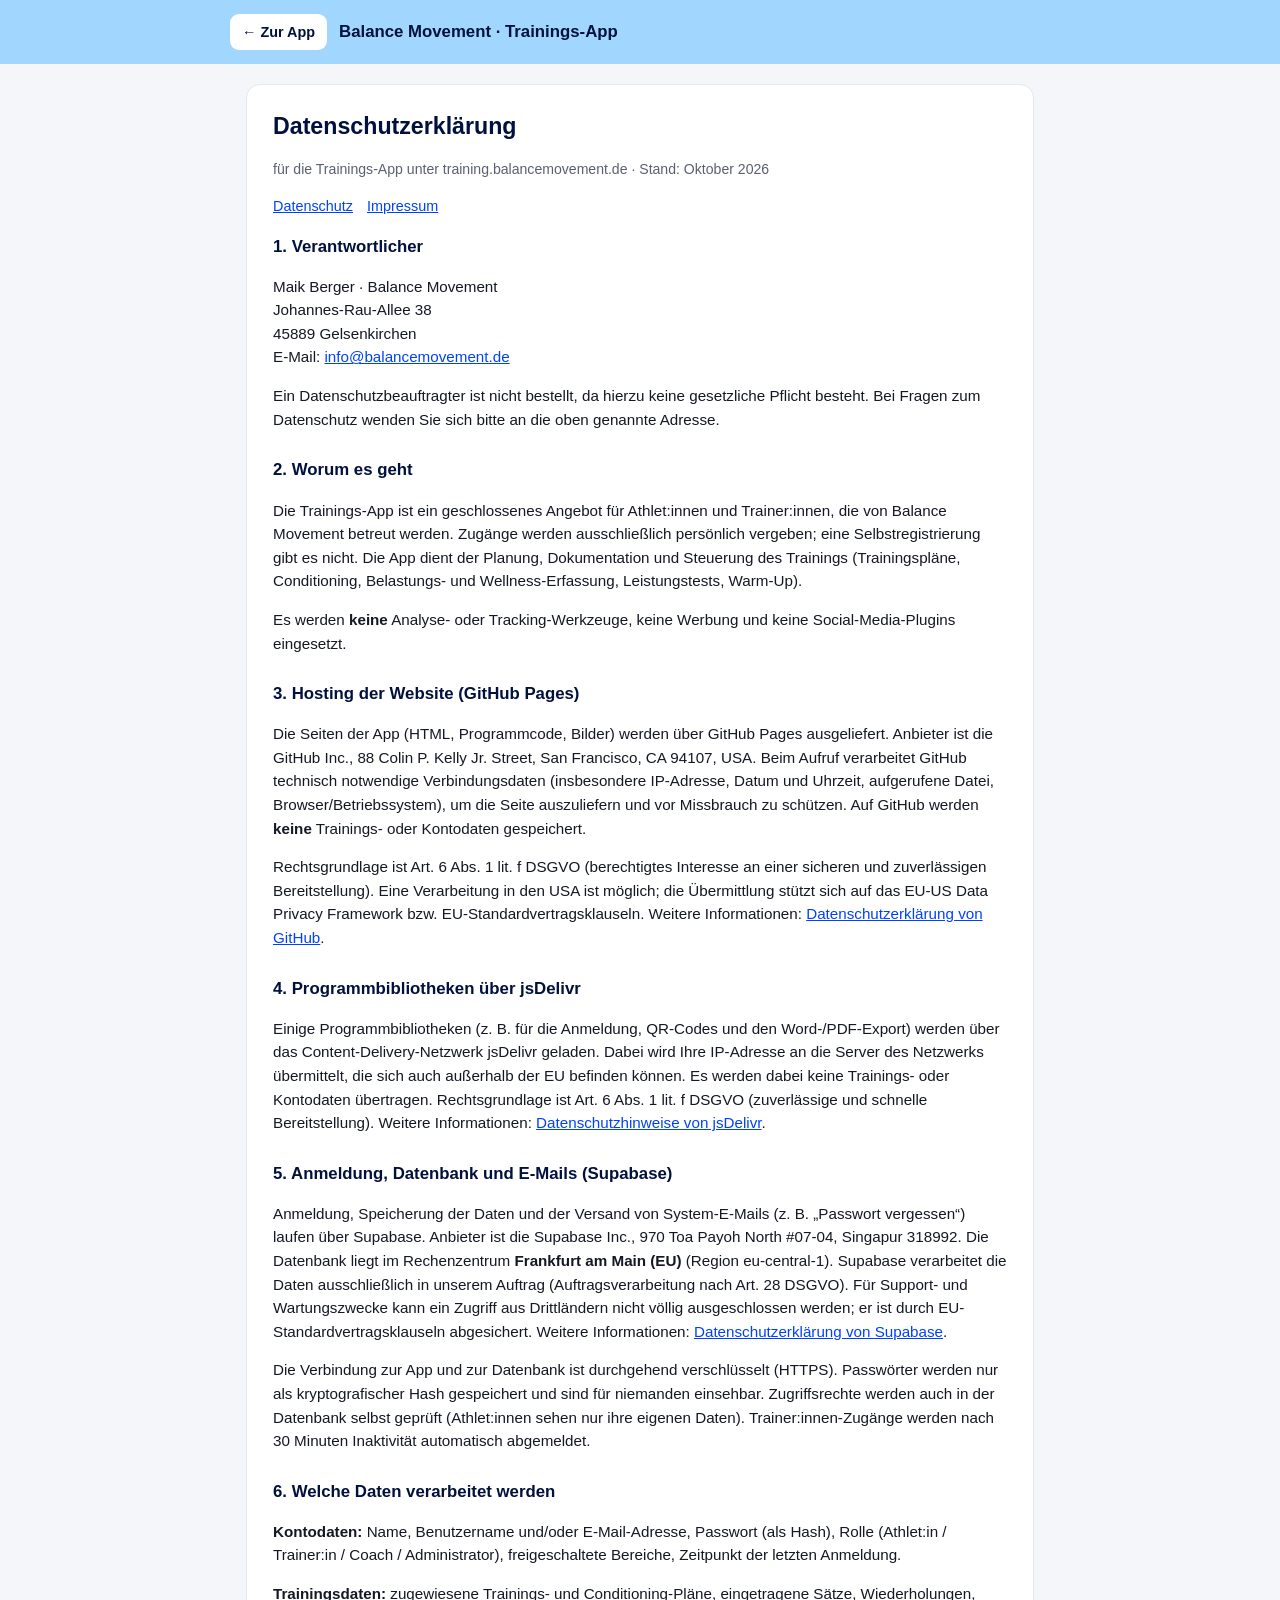
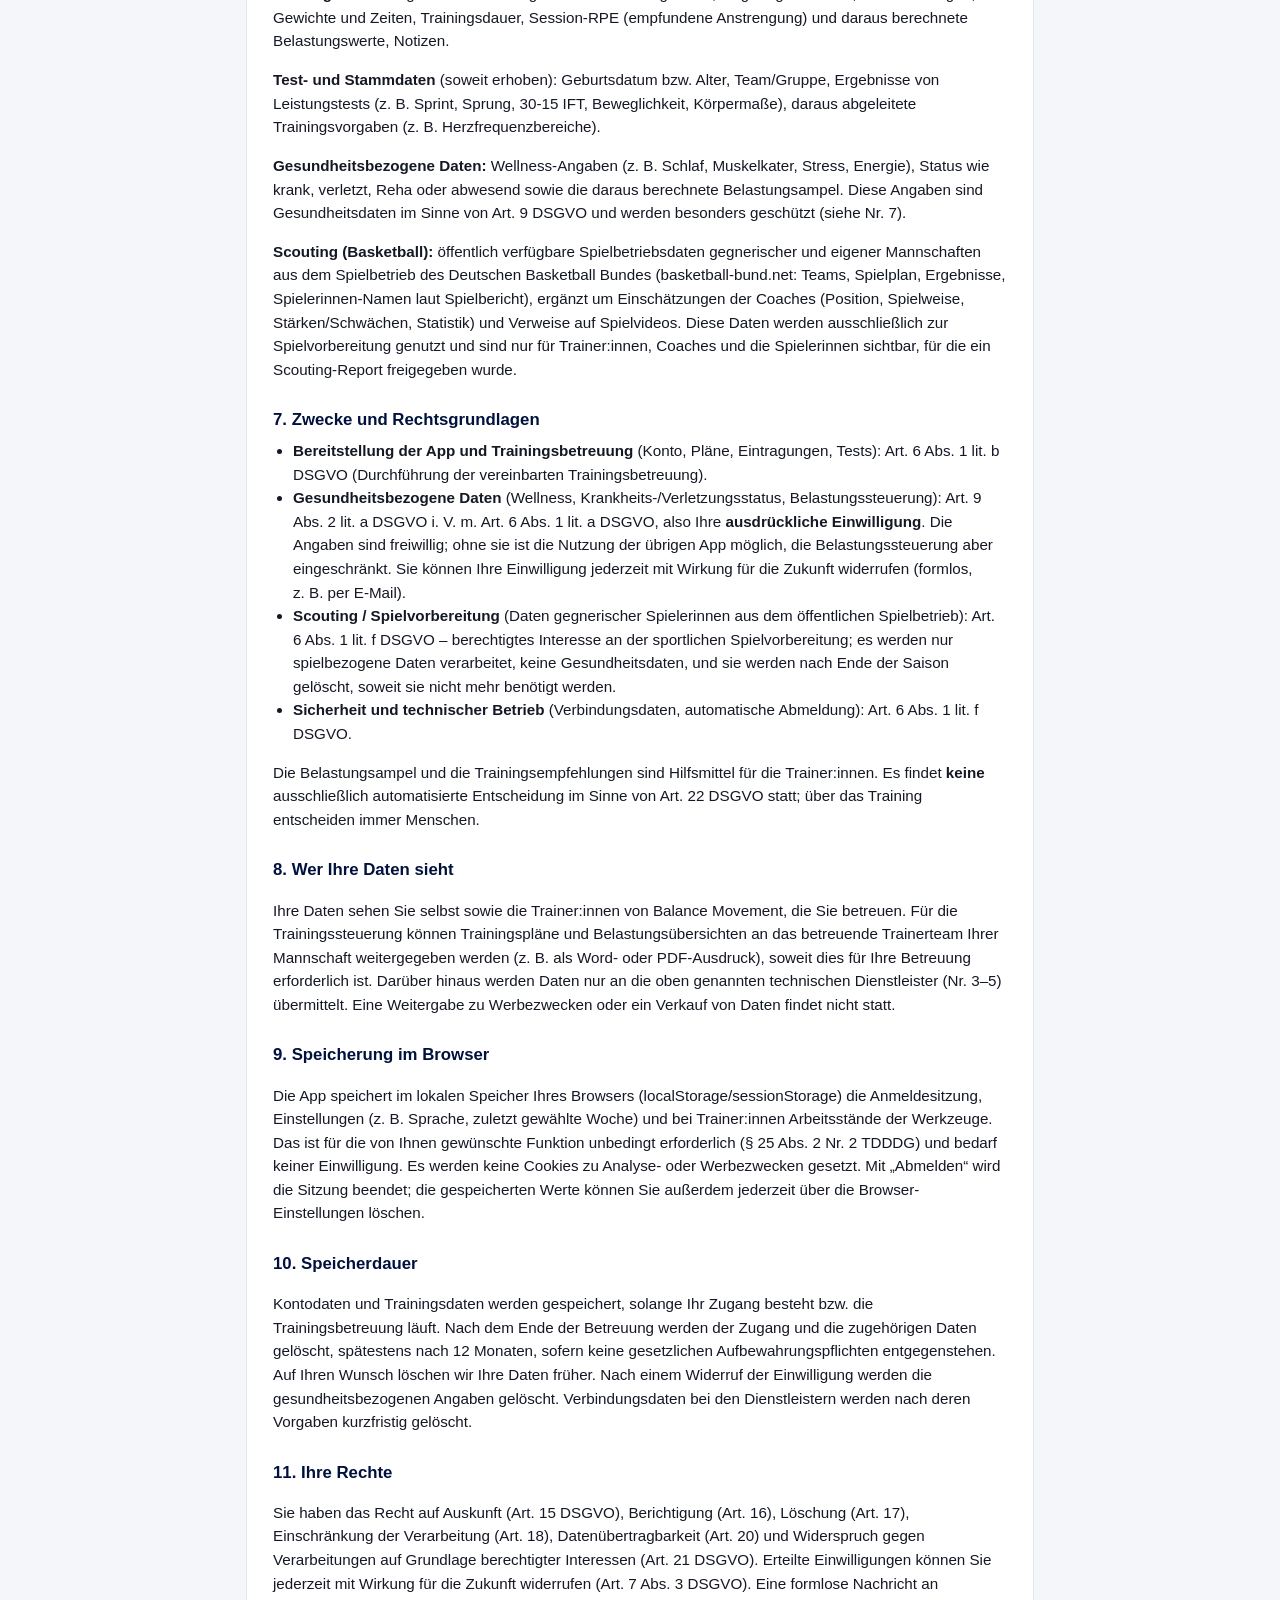
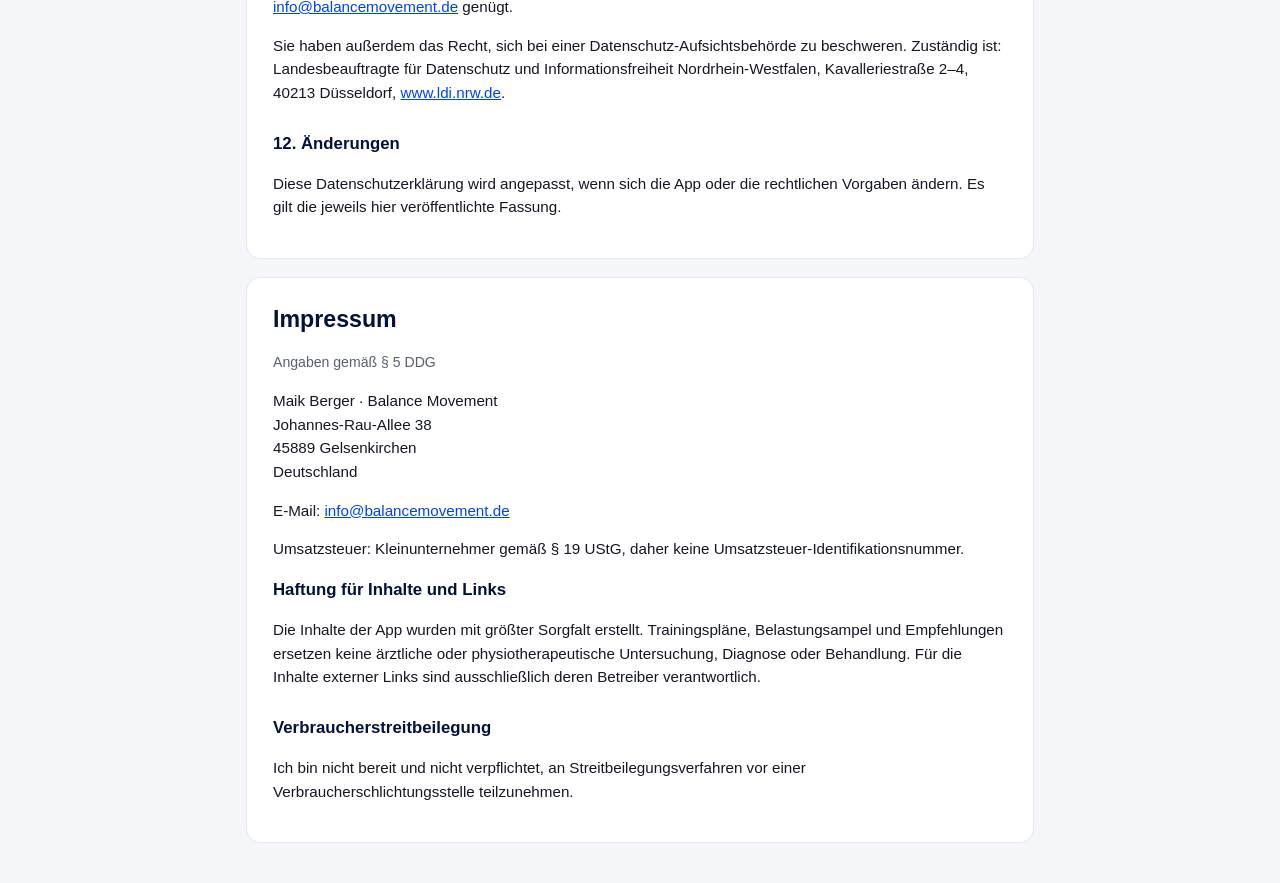
<file: datenschutz.html>
<!doctype html>
<html lang="de">
<head>
<meta charset="utf-8">
<meta name="viewport" content="width=device-width, initial-scale=1">
<title>Datenschutz &amp; Impressum · Balance Movement Training</title>
<style>
  :root{ --brand:#a1d7ff; --brand-dark:#00113d; --paper:#f4f6fa; --card:#fff; --ink:#141824; --ink-soft:#5a6072; --line:#e3e7ef; }
  *{ box-sizing:border-box; }
  body{ margin:0; font-family:-apple-system,"Segoe UI",Roboto,sans-serif; background:var(--paper); color:var(--ink); line-height:1.55; }
  header{ background:var(--brand); color:var(--brand-dark); padding:14px 16px; }
  header .in{ max-width:820px; margin:0 auto; display:flex; gap:12px; align-items:center; flex-wrap:wrap; }
  header a{ color:var(--brand-dark); font-weight:700; text-decoration:none; background:#fff; padding:7px 12px; border-radius:9px; font-size:.9rem; }
  header b{ font-size:1.05rem; }
  main{ max-width:820px; margin:20px auto 40px; padding:0 16px; }
  .card{ background:var(--card); border:1px solid var(--line); border-radius:14px; padding:24px 26px; margin-bottom:18px; }
  h1{ font-size:1.45rem; margin:0 0 6px; color:var(--brand-dark); }
  h2{ font-size:1.05rem; margin:26px 0 6px; color:var(--brand-dark); }
  h2:first-of-type{ margin-top:16px; }
  p, li{ font-size:.95rem; }
  ul{ padding-left:20px; margin:6px 0; }
  .muted{ color:var(--ink-soft); font-size:.88rem; }
  a{ color:#0042fc; word-break:break-word; }
  nav.toc{ font-size:.9rem; }
  nav.toc a{ margin-right:14px; }
  @media (max-width:560px){ .card{ padding:18px 16px; } }
</style>
</head>
<body>
<header><div class="in"><a href="./">&larr; Zur App</a><b>Balance Movement &middot; Trainings-App</b></div></header>
<main>
  <div class="card">
    <h1>Datenschutzerkl&auml;rung</h1>
    <p class="muted">f&uuml;r die Trainings-App unter training.balancemovement.de &middot; Stand: Oktober 2026</p>
    <nav class="toc"><a href="#datenschutz">Datenschutz</a><a href="#impressum">Impressum</a></nav>

    <h2 id="datenschutz">1. Verantwortlicher</h2>
    <p>Maik Berger &middot; Balance Movement<br>Johannes-Rau-Allee 38<br>45889 Gelsenkirchen<br>E-Mail: <a href="mailto:info@balancemovement.de">info@balancemovement.de</a></p>
    <p>Ein Datenschutzbeauftragter ist nicht bestellt, da hierzu keine gesetzliche Pflicht besteht. Bei Fragen zum Datenschutz wenden Sie sich bitte an die oben genannte Adresse.</p>

    <h2>2. Worum es geht</h2>
    <p>Die Trainings-App ist ein geschlossenes Angebot f&uuml;r Athlet:innen und Trainer:innen, die von Balance Movement betreut werden. Zug&auml;nge werden ausschlie&szlig;lich pers&ouml;nlich vergeben; eine Selbstregistrierung gibt es nicht. Die App dient der Planung, Dokumentation und Steuerung des Trainings (Trainingspl&auml;ne, Conditioning, Belastungs- und Wellness-Erfassung, Leistungstests, Warm-Up).</p>
    <p>Es werden <b>keine</b> Analyse- oder Tracking-Werkzeuge, keine Werbung und keine Social-Media-Plugins eingesetzt.</p>

    <h2>3. Hosting der Website (GitHub Pages)</h2>
    <p>Die Seiten der App (HTML, Programmcode, Bilder) werden &uuml;ber GitHub Pages ausgeliefert. Anbieter ist die GitHub Inc., 88 Colin P. Kelly Jr. Street, San Francisco, CA 94107, USA. Beim Aufruf verarbeitet GitHub technisch notwendige Verbindungsdaten (insbesondere IP-Adresse, Datum und Uhrzeit, aufgerufene Datei, Browser/Betriebssystem), um die Seite auszuliefern und vor Missbrauch zu sch&uuml;tzen. Auf GitHub werden <b>keine</b> Trainings- oder Kontodaten gespeichert.</p>
    <p>Rechtsgrundlage ist Art. 6 Abs. 1 lit. f DSGVO (berechtigtes Interesse an einer sicheren und zuverl&auml;ssigen Bereitstellung). Eine Verarbeitung in den USA ist m&ouml;glich; die &Uuml;bermittlung st&uuml;tzt sich auf das EU-US Data Privacy Framework bzw. EU-Standardvertragsklauseln. Weitere Informationen: <a href="https://docs.github.com/de/site-policy/privacy-policies/github-general-privacy-statement" target="_blank" rel="noopener">Datenschutzerkl&auml;rung von GitHub</a>.</p>

    <h2>4. Programmbibliotheken &uuml;ber jsDelivr</h2>
    <p>Einige Programmbibliotheken (z.&nbsp;B. f&uuml;r die Anmeldung, QR-Codes und den Word-/PDF-Export) werden &uuml;ber das Content-Delivery-Netzwerk jsDelivr geladen. Dabei wird Ihre IP-Adresse an die Server des Netzwerks &uuml;bermittelt, die sich auch au&szlig;erhalb der EU befinden k&ouml;nnen. Es werden dabei keine Trainings- oder Kontodaten &uuml;bertragen. Rechtsgrundlage ist Art. 6 Abs. 1 lit. f DSGVO (zuverl&auml;ssige und schnelle Bereitstellung). Weitere Informationen: <a href="https://www.jsdelivr.com/terms/privacy-policy-jsdelivr-net" target="_blank" rel="noopener">Datenschutzhinweise von jsDelivr</a>.</p>

    <h2>5. Anmeldung, Datenbank und E-Mails (Supabase)</h2>
    <p>Anmeldung, Speicherung der Daten und der Versand von System-E-Mails (z.&nbsp;B. &bdquo;Passwort vergessen&ldquo;) laufen &uuml;ber Supabase. Anbieter ist die Supabase Inc., 970 Toa Payoh North #07-04, Singapur 318992. Die Datenbank liegt im Rechenzentrum <b>Frankfurt am Main (EU)</b> (Region eu-central-1). Supabase verarbeitet die Daten ausschlie&szlig;lich in unserem Auftrag (Auftragsverarbeitung nach Art. 28 DSGVO). F&uuml;r Support- und Wartungszwecke kann ein Zugriff aus Drittl&auml;ndern nicht v&ouml;llig ausgeschlossen werden; er ist durch EU-Standardvertragsklauseln abgesichert. Weitere Informationen: <a href="https://supabase.com/privacy" target="_blank" rel="noopener">Datenschutzerkl&auml;rung von Supabase</a>.</p>
    <p>Die Verbindung zur App und zur Datenbank ist durchgehend verschl&uuml;sselt (HTTPS). Passw&ouml;rter werden nur als kryptografischer Hash gespeichert und sind f&uuml;r niemanden einsehbar. Zugriffsrechte werden auch in der Datenbank selbst gepr&uuml;ft (Athlet:innen sehen nur ihre eigenen Daten). Trainer:innen-Zug&auml;nge werden nach 30 Minuten Inaktivit&auml;t automatisch abgemeldet.</p>

    <h2>6. Welche Daten verarbeitet werden</h2>
    <p><b>Kontodaten:</b> Name, Benutzername und/oder E-Mail-Adresse, Passwort (als Hash), Rolle (Athlet:in / Trainer:in / Coach / Administrator), freigeschaltete Bereiche, Zeitpunkt der letzten Anmeldung.</p>
    <p><b>Trainingsdaten:</b> zugewiesene Trainings- und Conditioning-Pl&auml;ne, eingetragene S&auml;tze, Wiederholungen, Gewichte und Zeiten, Trainingsdauer, Session-RPE (empfundene Anstrengung) und daraus berechnete Belastungswerte, Notizen.</p>
    <p><b>Test- und Stammdaten</b> (soweit erhoben): Geburtsdatum bzw. Alter, Team/Gruppe, Ergebnisse von Leistungstests (z.&nbsp;B. Sprint, Sprung, 30-15 IFT, Beweglichkeit, K&ouml;rperma&szlig;e), daraus abgeleitete Trainingsvorgaben (z.&nbsp;B. Herzfrequenzbereiche).</p>
    <p><b>Gesundheitsbezogene Daten:</b> Wellness-Angaben (z.&nbsp;B. Schlaf, Muskelkater, Stress, Energie), Status wie krank, verletzt, Reha oder abwesend sowie die daraus berechnete Belastungsampel. Diese Angaben sind Gesundheitsdaten im Sinne von Art. 9 DSGVO und werden besonders gesch&uuml;tzt (siehe Nr. 7).</p>

    <p><b>Scouting (Basketball):</b> &ouml;ffentlich verf&uuml;gbare Spielbetriebsdaten gegnerischer und eigener Mannschaften aus dem Spielbetrieb des Deutschen Basketball Bundes (basketball-bund.net: Teams, Spielplan, Ergebnisse, Spielerinnen-Namen laut Spielbericht), erg&auml;nzt um Einsch&auml;tzungen der Coaches (Position, Spielweise, St&auml;rken/Schw&auml;chen, Statistik) und Verweise auf Spielvideos. Diese Daten werden ausschlie&szlig;lich zur Spielvorbereitung genutzt und sind nur f&uuml;r Trainer:innen, Coaches und die Spielerinnen sichtbar, f&uuml;r die ein Scouting-Report freigegeben wurde.</p>

    <h2>7. Zwecke und Rechtsgrundlagen</h2>
    <ul>
      <li><b>Bereitstellung der App und Trainingsbetreuung</b> (Konto, Pl&auml;ne, Eintragungen, Tests): Art. 6 Abs. 1 lit. b DSGVO (Durchf&uuml;hrung der vereinbarten Trainingsbetreuung).</li>
      <li><b>Gesundheitsbezogene Daten</b> (Wellness, Krankheits-/Verletzungsstatus, Belastungssteuerung): Art. 9 Abs. 2 lit. a DSGVO i.&nbsp;V.&nbsp;m. Art. 6 Abs. 1 lit. a DSGVO, also Ihre <b>ausdr&uuml;ckliche Einwilligung</b>. Die Angaben sind freiwillig; ohne sie ist die Nutzung der &uuml;brigen App m&ouml;glich, die Belastungssteuerung aber eingeschr&auml;nkt. Sie k&ouml;nnen Ihre Einwilligung jederzeit mit Wirkung f&uuml;r die Zukunft widerrufen (formlos, z.&nbsp;B. per E-Mail).</li>
      <li><b>Scouting / Spielvorbereitung</b> (Daten gegnerischer Spielerinnen aus dem &ouml;ffentlichen Spielbetrieb): Art. 6 Abs. 1 lit. f DSGVO &ndash; berechtigtes Interesse an der sportlichen Spielvorbereitung; es werden nur spielbezogene Daten verarbeitet, keine Gesundheitsdaten, und sie werden nach Ende der Saison gel&ouml;scht, soweit sie nicht mehr ben&ouml;tigt werden.</li>
      <li><b>Sicherheit und technischer Betrieb</b> (Verbindungsdaten, automatische Abmeldung): Art. 6 Abs. 1 lit. f DSGVO.</li>
    </ul>
    <p>Die Belastungsampel und die Trainingsempfehlungen sind Hilfsmittel f&uuml;r die Trainer:innen. Es findet <b>keine</b> ausschlie&szlig;lich automatisierte Entscheidung im Sinne von Art. 22 DSGVO statt; &uuml;ber das Training entscheiden immer Menschen.</p>

    <h2>8. Wer Ihre Daten sieht</h2>
    <p>Ihre Daten sehen Sie selbst sowie die Trainer:innen von Balance Movement, die Sie betreuen. F&uuml;r die Trainingssteuerung k&ouml;nnen Trainingspl&auml;ne und Belastungs&uuml;bersichten an das betreuende Trainerteam Ihrer Mannschaft weitergegeben werden (z.&nbsp;B. als Word- oder PDF-Ausdruck), soweit dies f&uuml;r Ihre Betreuung erforderlich ist. Dar&uuml;ber hinaus werden Daten nur an die oben genannten technischen Dienstleister (Nr. 3&ndash;5) &uuml;bermittelt. Eine Weitergabe zu Werbezwecken oder ein Verkauf von Daten findet nicht statt.</p>

    <h2>9. Speicherung im Browser</h2>
    <p>Die App speichert im lokalen Speicher Ihres Browsers (localStorage/sessionStorage) die Anmeldesitzung, Einstellungen (z.&nbsp;B. Sprache, zuletzt gew&auml;hlte Woche) und bei Trainer:innen Arbeitsst&auml;nde der Werkzeuge. Das ist f&uuml;r die von Ihnen gew&uuml;nschte Funktion unbedingt erforderlich (&sect; 25 Abs. 2 Nr. 2 TDDDG) und bedarf keiner Einwilligung. Es werden keine Cookies zu Analyse- oder Werbezwecken gesetzt. Mit &bdquo;Abmelden&ldquo; wird die Sitzung beendet; die gespeicherten Werte k&ouml;nnen Sie au&szlig;erdem jederzeit &uuml;ber die Browser-Einstellungen l&ouml;schen.</p>

    <h2>10. Speicherdauer</h2>
    <p>Kontodaten und Trainingsdaten werden gespeichert, solange Ihr Zugang besteht bzw. die Trainingsbetreuung l&auml;uft. Nach dem Ende der Betreuung werden der Zugang und die zugeh&ouml;rigen Daten gel&ouml;scht, sp&auml;testens nach 12 Monaten, sofern keine gesetzlichen Aufbewahrungspflichten entgegenstehen. Auf Ihren Wunsch l&ouml;schen wir Ihre Daten fr&uuml;her. Nach einem Widerruf der Einwilligung werden die gesundheitsbezogenen Angaben gel&ouml;scht. Verbindungsdaten bei den Dienstleistern werden nach deren Vorgaben kurzfristig gel&ouml;scht.</p>

    <h2>11. Ihre Rechte</h2>
    <p>Sie haben das Recht auf Auskunft (Art. 15 DSGVO), Berichtigung (Art. 16), L&ouml;schung (Art. 17), Einschr&auml;nkung der Verarbeitung (Art. 18), Daten&uuml;bertragbarkeit (Art. 20) und Widerspruch gegen Verarbeitungen auf Grundlage berechtigter Interessen (Art. 21 DSGVO). Erteilte Einwilligungen k&ouml;nnen Sie jederzeit mit Wirkung f&uuml;r die Zukunft widerrufen (Art. 7 Abs. 3 DSGVO). Eine formlose Nachricht an <a href="mailto:info@balancemovement.de">info@balancemovement.de</a> gen&uuml;gt.</p>
    <p>Sie haben au&szlig;erdem das Recht, sich bei einer Datenschutz-Aufsichtsbeh&ouml;rde zu beschweren. Zust&auml;ndig ist: Landesbeauftragte f&uuml;r Datenschutz und Informationsfreiheit Nordrhein-Westfalen, Kavalleriestra&szlig;e 2&ndash;4, 40213 D&uuml;sseldorf, <a href="https://www.ldi.nrw.de/" target="_blank" rel="noopener">www.ldi.nrw.de</a>.</p>

    <h2>12. &Auml;nderungen</h2>
    <p>Diese Datenschutzerkl&auml;rung wird angepasst, wenn sich die App oder die rechtlichen Vorgaben &auml;ndern. Es gilt die jeweils hier ver&ouml;ffentlichte Fassung.</p>
  </div>

  <div class="card">
    <h1 id="impressum">Impressum</h1>
    <p class="muted">Angaben gem&auml;&szlig; &sect; 5 DDG</p>
    <p>Maik Berger &middot; Balance Movement<br>Johannes-Rau-Allee 38<br>45889 Gelsenkirchen<br>Deutschland</p>
    <p>E-Mail: <a href="mailto:info@balancemovement.de">info@balancemovement.de</a></p>
    <p>Umsatzsteuer: Kleinunternehmer gem&auml;&szlig; &sect; 19 UStG, daher keine Umsatzsteuer-Identifikationsnummer.</p>
    <h2>Haftung f&uuml;r Inhalte und Links</h2>
    <p>Die Inhalte der App wurden mit gr&ouml;&szlig;ter Sorgfalt erstellt. Trainingspl&auml;ne, Belastungsampel und Empfehlungen ersetzen keine &auml;rztliche oder physiotherapeutische Untersuchung, Diagnose oder Behandlung. F&uuml;r die Inhalte externer Links sind ausschlie&szlig;lich deren Betreiber verantwortlich.</p>
    <h2>Verbraucherstreitbeilegung</h2>
    <p>Ich bin nicht bereit und nicht verpflichtet, an Streitbeilegungsverfahren vor einer Verbraucherschlichtungsstelle teilzunehmen.</p>
  </div>
</main>
</body>
</html>
</file>
